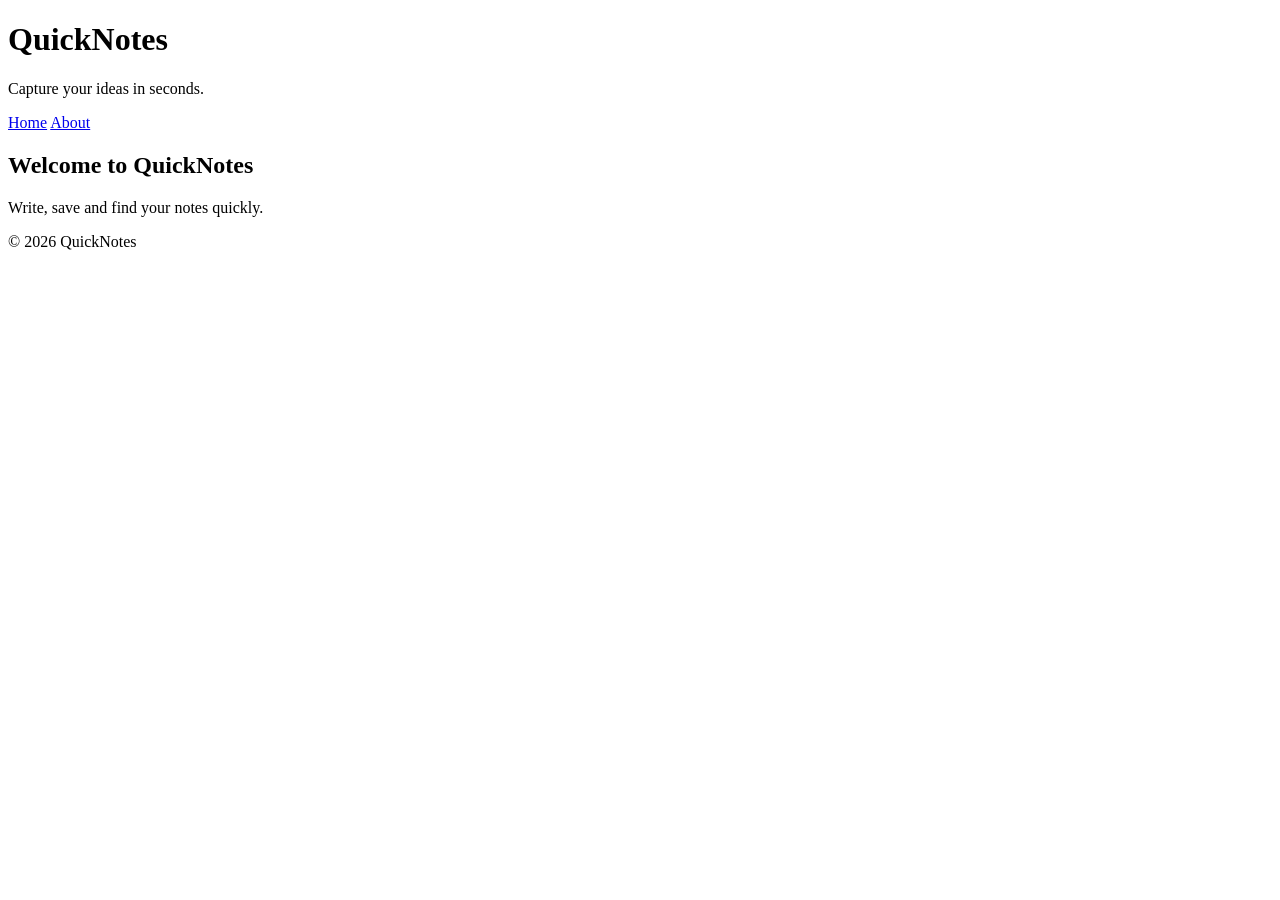
<file: index.html>
<!DOCTYPE html>
<html lang="en">
<head>
  <meta charset="UTF-8">
  <meta name="viewport" content="width=device-width, initial-scale=1.0">
  <title>QuickNotes</title>
</head>
<body>
  <header>
    <h1>QuickNotes</h1>
    <p>Capture your ideas in seconds.</p>
    <nav>
      <a href="index.html">Home</a>
      <a href="about.html">About</a>
    </nav>
  </header>

  <main>
    <h2>Welcome to QuickNotes</h2>
    <p>Write, save and find your notes quickly.</p>
  </main>

  <footer>
    <p>© 2026 QuickNotes</p>
  </footer>
</body>
</html>
</file>
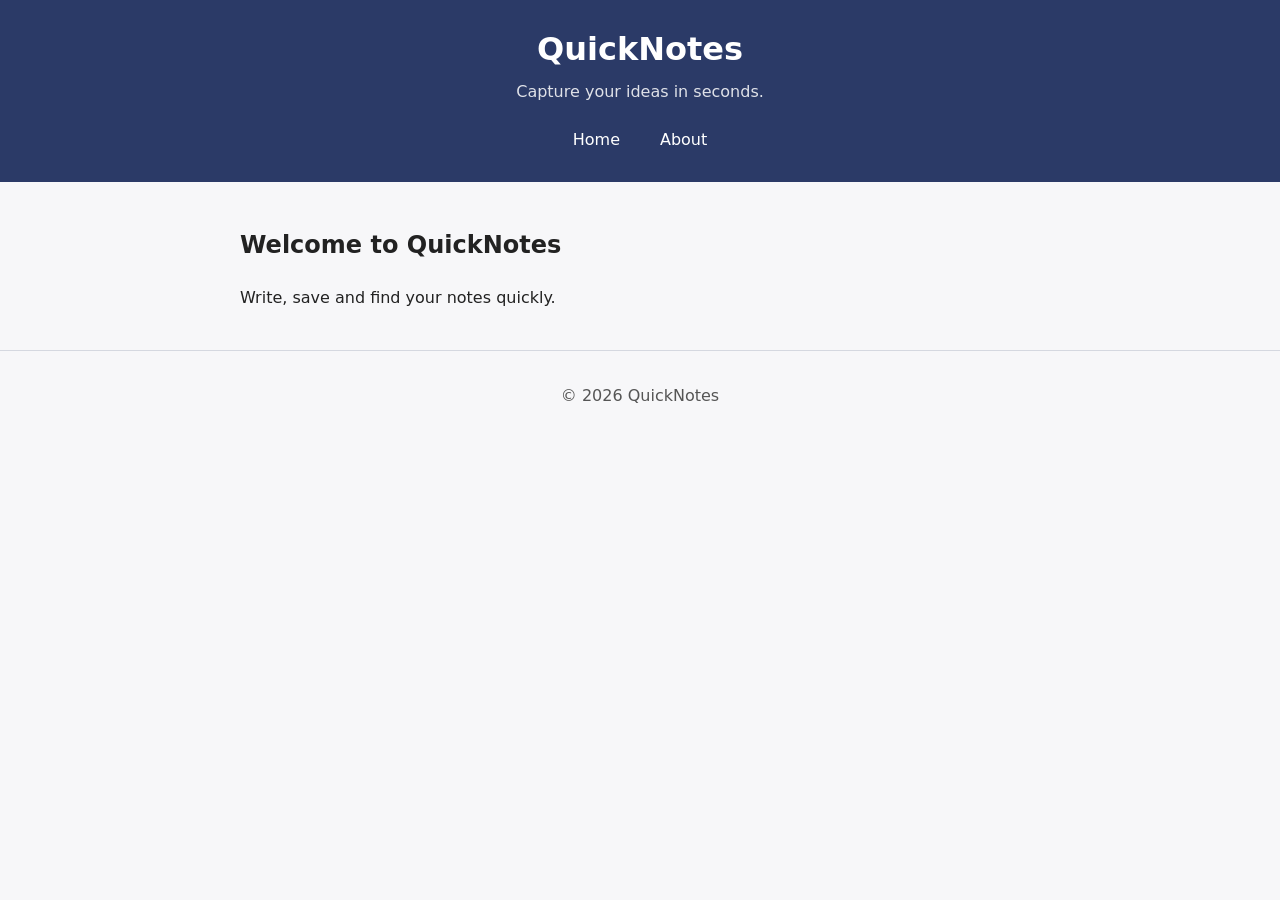
<file: day2/index.html>
<!DOCTYPE html>
<html lang="en">
<head>
  <meta charset="UTF-8">
  <meta name="viewport" content="width=device-width, initial-scale=1.0">
  <title>QuickNotes</title>
  <link rel="stylesheet" href="style.css">
</head>
<body>
  <header>
    <h1>QuickNotes</h1>
    <p>Capture your ideas in seconds.</p>
    <nav>
      <a href="index.html">Home</a>
      <a href="about.html">About</a>
    </nav>
  </header>

  <main>
    <h2>Welcome to QuickNotes</h2>
    <p>Write, save and find your notes quickly.</p>
  </main>

  <footer>
    <p>&copy; 2026 QuickNotes</p>
  </footer>
</body>
</html>
</file>
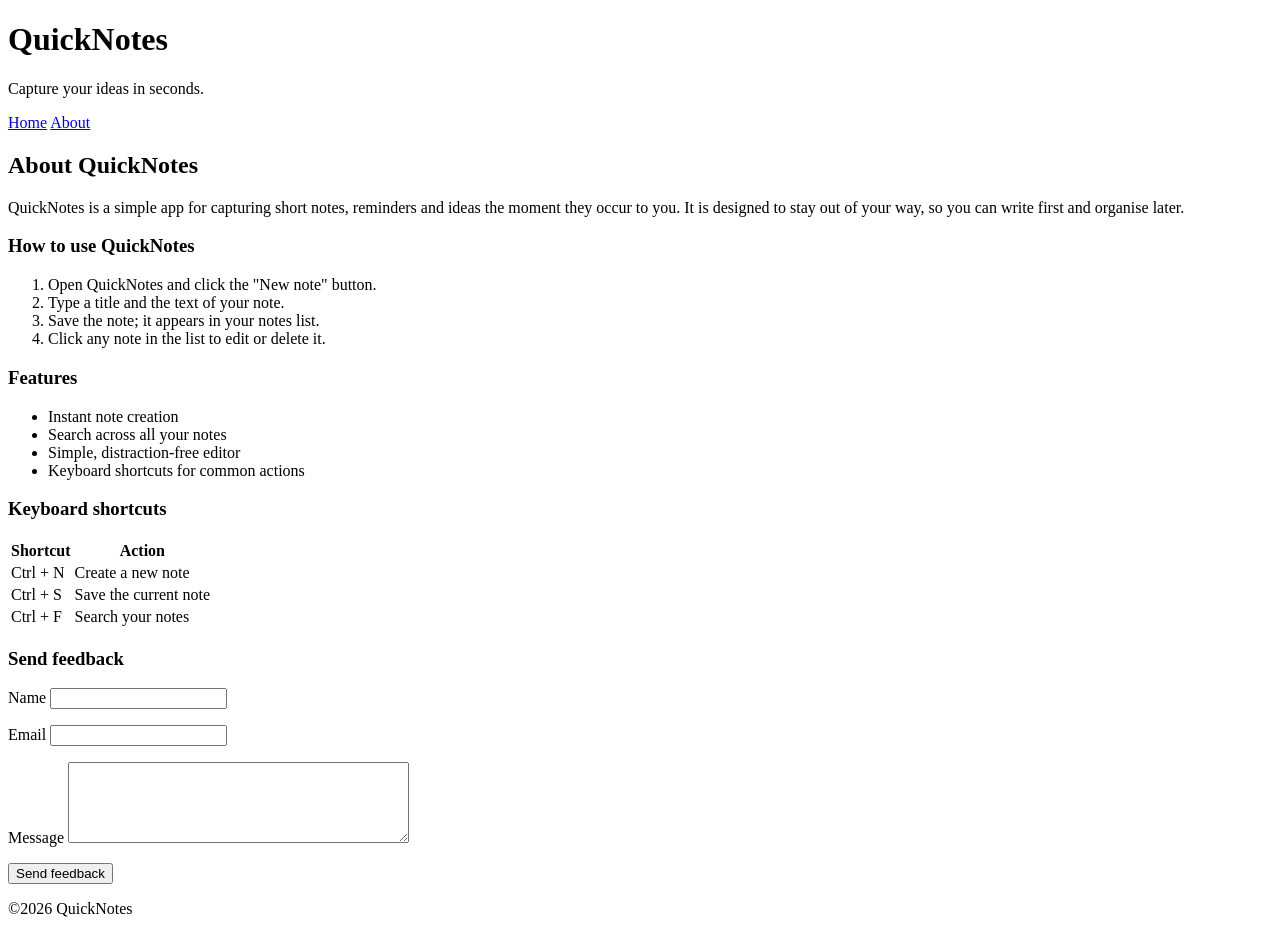
<file: about.html>
<!DOCTYPE html>
<html lang="en">
<head>
  <meta charset="UTF-8">
  <meta name="viewport" content="width=device-width, initial-scale=1.0">
  <title>About QuickNotes</title>
</head>
<body>
  <header>
    <h1>QuickNotes</h1>
    <p>Capture your ideas in seconds.</p>
    <nav>
      <a href="index.html">Home</a>
      <a href="about.html">About</a>
    </nav>
  </header>

  <main>
    <h2>About QuickNotes</h2>
    <p>QuickNotes is a simple app for capturing short notes, reminders and ideas the moment they occur to you. It is designed to stay out of your way, so you can write first and organise later.</p>

    <section>
      <h3>How to use QuickNotes</h3>
      <ol>
        <li>Open QuickNotes and click the "New note" button.</li>
        <li>Type a title and the text of your note.</li>
        <li>Save the note; it appears in your notes list.</li>
        <li>Click any note in the list to edit or delete it.</li>
      </ol>
    </section>

    <section>
      <h3>Features</h3>
      <ul>
        <li>Instant note creation</li>
        <li>Search across all your notes</li>
        <li>Simple, distraction-free editor</li>
        <li>Keyboard shortcuts for common actions</li>
      </ul>
    </section>

    <section>
      <h3>Keyboard shortcuts</h3>
      <table>
        <thead>
          <tr>
            <th scope="col">Shortcut</th>
            <th scope="col">Action</th>
          </tr>
        </thead>
        <tbody>
          <tr>
            <td>Ctrl + N</td>
            <td>Create a new note</td>
          </tr>
          <tr>
            <td>Ctrl + S</td>
            <td>Save the current note</td>
          </tr>
          <tr>
            <td>Ctrl + F</td>
            <td>Search your notes</td>
          </tr>
        </tbody>
      </table>
    </section>

    <section>
      <h3>Send feedback</h3>
      <form action="#" method="post">
        <p>
          <label for="name">Name</label>
          <input type="text" id="name" name="name" required>
        </p>
        <p>
          <label for="email">Email</label>
          <input type="email" id="email" name="email" required>
        </p>
        <p>
          <label for="message">Message</label>
          <textarea id="message" name="message" rows="5" cols="40" required></textarea>
        </p>
        <button type="submit">Send feedback</button>
      </form>
    </section>
  </main>

  <footer>
    <p>©2026 QuickNotes</p>
  </footer>
</body>
</html>
</file>
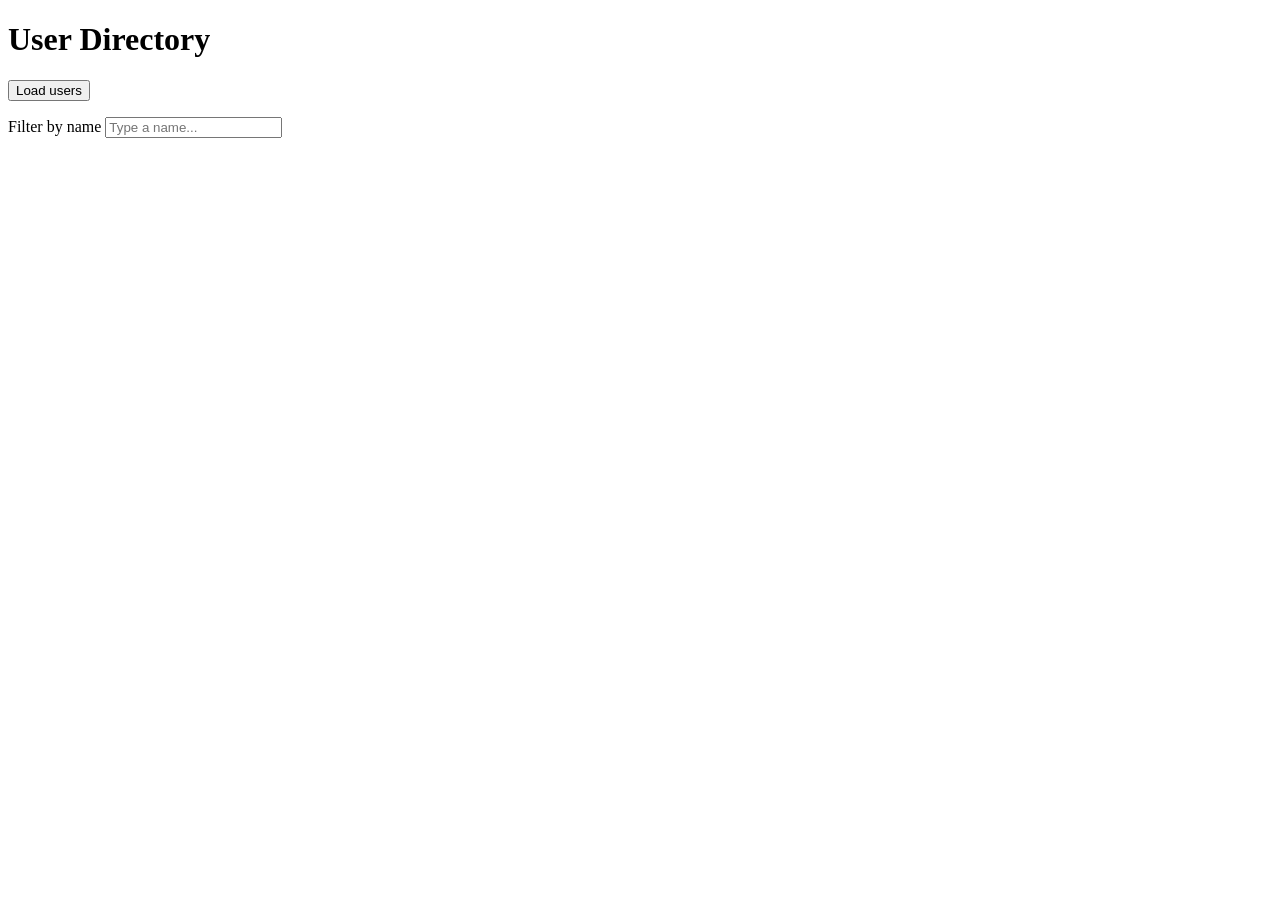
<file: index - Copy.html>
<!DOCTYPE html>
<html lang="en">
<head>
  <meta charset="UTF-8">
  <meta name="viewport" content="width=device-width, initial-scale=1.0">
  <title>User Directory</title>
  <script src="users.js" defer></script>
</head>
<body>
  <header>
    <h1>User Directory</h1>
  </header>

  <main>
    <section>
      <button type="button" id="load-users">Load users</button>
      <p id="status" role="status" aria-live="polite"></p>
    </section>

    <section>
      <label for="filter-input">Filter by name</label>
      <input type="text" id="filter-input" name="filter" placeholder="Type a name..." autocomplete="off">
      <ul id="users-list"></ul>
    </section>
  </main>
</body>
</html>
</file>
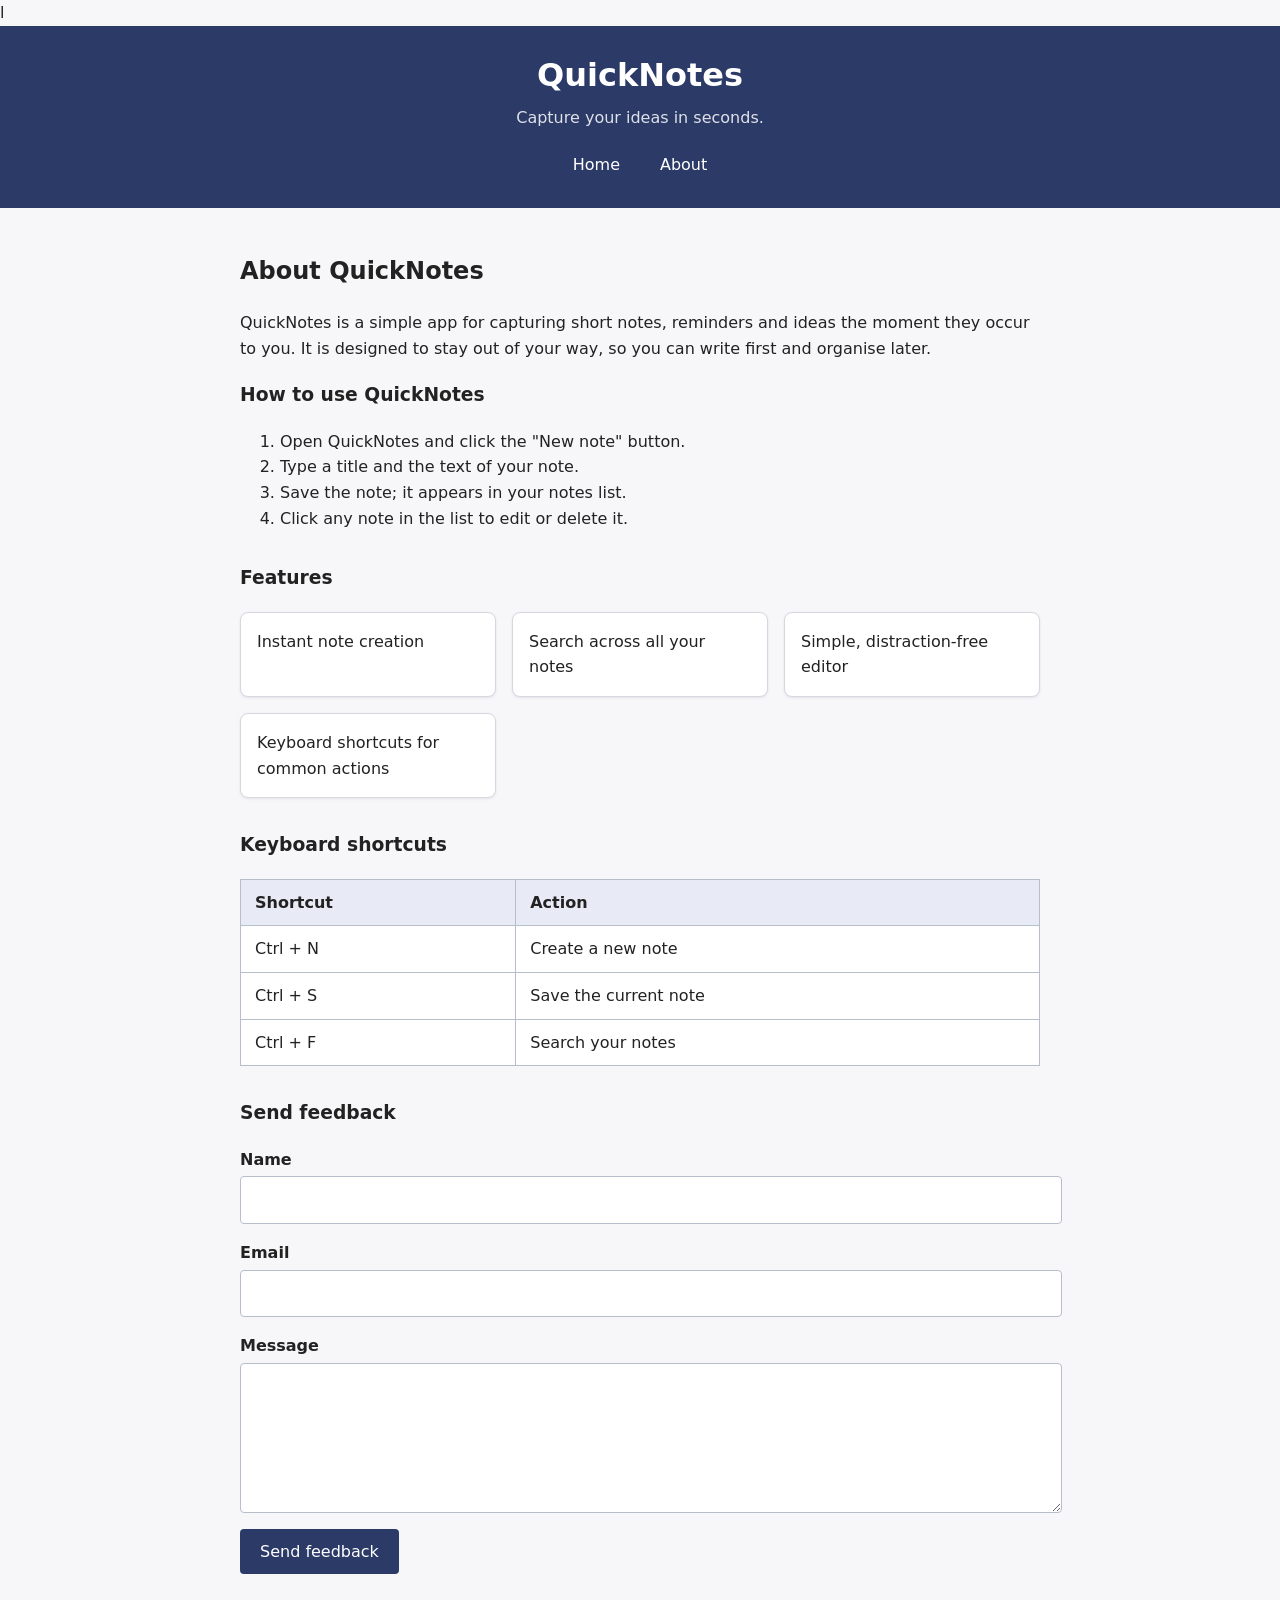
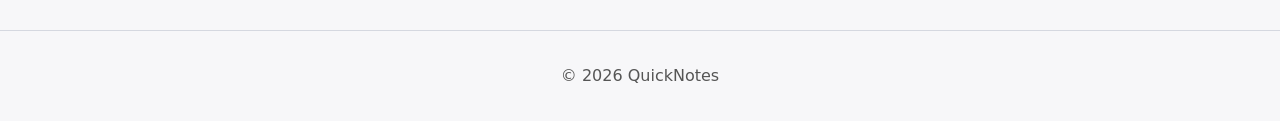
<file: day2/about.html>
<!DOCTYPE html>
<html lang="en">
<head>
  <meta charset="UTF-8">
  <meta name="viewport" content="width=device-width, initial-scale=1.0">
  <title>About QuickNotes</title>
  <link rel="stylesheet" href="style.css">
  l
</head>
<body>
  <header>
    <h1>QuickNotes</h1>
    <p>Capture your ideas in seconds.</p>
    <nav>
      <a href="index.html">Home</a>
      <a href="about.html">About</a>
    </nav>
  </header>

  <main>
    <h2>About QuickNotes</h2>
    <p>QuickNotes is a simple app for capturing short notes, reminders and ideas the moment they occur to you. It is designed to stay out of your way, so you can write first and organise later.</p>

    <section>
      <h3>How to use QuickNotes</h3>
      <ol>
        <li>Open QuickNotes and click the "New note" button.</li>
        <li>Type a title and the text of your note.</li>
        <li>Save the note; it appears in your notes list.</li>
        <li>Click any note in the list to edit or delete it.</li>
      </ol>
    </section>

    <section>
      <h3>Features</h3>
      <ul class="features">
        <li>Instant note creation</li>
        <li>Search across all your notes</li>
        <li>Simple, distraction-free editor</li>
        <li>Keyboard shortcuts for common actions</li>
      </ul>
    </section>

    <section>
      <h3>Keyboard shortcuts</h3>
      <table>
        <thead>
          <tr>
            <th scope="col">Shortcut</th>
            <th scope="col">Action</th>
          </tr>
        </thead>
        <tbody>
          <tr>
            <td>Ctrl + N</td>
            <td>Create a new note</td>
          </tr>
          <tr>
            <td>Ctrl + S</td>
            <td>Save the current note</td>
          </tr>
          <tr>
            <td>Ctrl + F</td>
            <td>Search your notes</td>
          </tr>
        </tbody>
      </table>
    </section>

    <section>
      <h3>Send feedback</h3>
      <form action="#" method="post">
        <p>
          <label for="name">Name</label>
          <input type="text" id="name" name="name" required>
        </p>
        <p>
          <label for="email">Email</label>
          <input type="email" id="email" name="email" required>
        </p>
        <p>
          <label for="message">Message</label>
          <textarea id="message" name="message" rows="5" cols="40" required></textarea>
        </p>
        <button type="submit">Send feedback</button>
      </form>
    </section>
  </main>

  <footer>
    <p>&copy; 2026 QuickNotes</p>
  </footer>
</body>
</html>
</file>
<file: day2/style.css>
---------- Reset ----------
*,
*::before,
*::after {
  box-sizing: border-box;
}

body {
  margin: 0;
  font-family: system-ui, -apple-system, "Segoe UI", Roboto, Arial, sans-serif;
  line-height: 1.6;
  color: #222;
  background: #f7f7f9;
}

/* ---------- Header ---------- */
header {
  background: #2b3a67;
  color: #fff;
  text-align: center;
  padding: 24px 16px;
}

header h1 {
  margin: 0 0 4px;
}

header p {
  margin: 0 0 16px;
  opacity: 0.85;
}

/* ---------- Navigation (Flexbox) ---------- */
nav {
  display: flex;
  justify-content: center;
  align-items: center;
  gap: 16px;
}

nav a {
  color: #fff;
  text-decoration: none;
  padding: 6px 12px;
  border-radius: 4px;
  transition: background-color 0.2s ease, color 0.2s ease;
}

nav a:hover,
nav a:focus {
  background-color: #fff;
  color: #2b3a67;
}

/* ---------- Main ---------- */
main {
  max-width: 800px;
  margin: 0 auto;
  padding: 24px 16px;
}

section {
  margin-bottom: 32px;
}

/* ---------- Features (CSS Grid cards) ---------- */
.features {
  list-style: none;
  margin: 0;
  padding: 0;
  display: grid;
  grid-template-columns: repeat(auto-fit, minmax(200px, 1fr));
  gap: 16px;
}

.features li {
  background: #fff;
  border: 1px solid #d5d8e0;
  border-radius: 8px;
  padding: 16px;
  box-shadow: 0 1px 3px rgba(0, 0, 0, 0.08);
}

/* ---------- Shortcuts table ---------- */
table {
  width: 100%;
  border-collapse: collapse;
  background: #fff;
}

th,
td {
  border: 1px solid #b8bdcc;
  padding: 10px 14px;
  text-align: left;
}

th {
  background: #e8ebf5;
}

/* ---------- Feedback form ---------- */
form p {
  margin: 0 0 16px;
}

label {
  display: block;
  font-weight: 600;
  margin-bottom: 4px;
}

input[type="text"],
input[type="email"],
textarea {
  display: block;
  width: 100%;
  padding: 10px;
  font: inherit;
  border: 1px solid #b8bdcc;
  border-radius: 4px;
  background: #fff;
}

input:focus,
textarea:focus {
  outline: 2px solid #2b3a67;
  outline-offset: 1px;
}

/* ---------- Buttons ---------- */
button {
  padding: 10px 20px;
  font: inherit;
  color: #fff;
  background: #2b3a67;
  border: none;
  border-radius: 4px;
  cursor: pointer;
  transition: background-color 0.25s ease, transform 0.15s ease;
}

button:hover {
  background: #44589f;
  transform: translateY(-1px);
}

/* ---------- Footer ---------- */
footer {
  text-align: center;
  padding: 16px;
  color: #555;
  border-top: 1px solid #d5d8e0;
}

/* ---------- Small screens ---------- */
@media (max-width: 600px) {
  nav {
    flex-direction: column;
    gap: 8px;
  }

  main {
    padding: 16px 12px;
  }

  th,
  td {
    padding: 8px;
    font-size: 0.9rem;
  }
}
</file>
